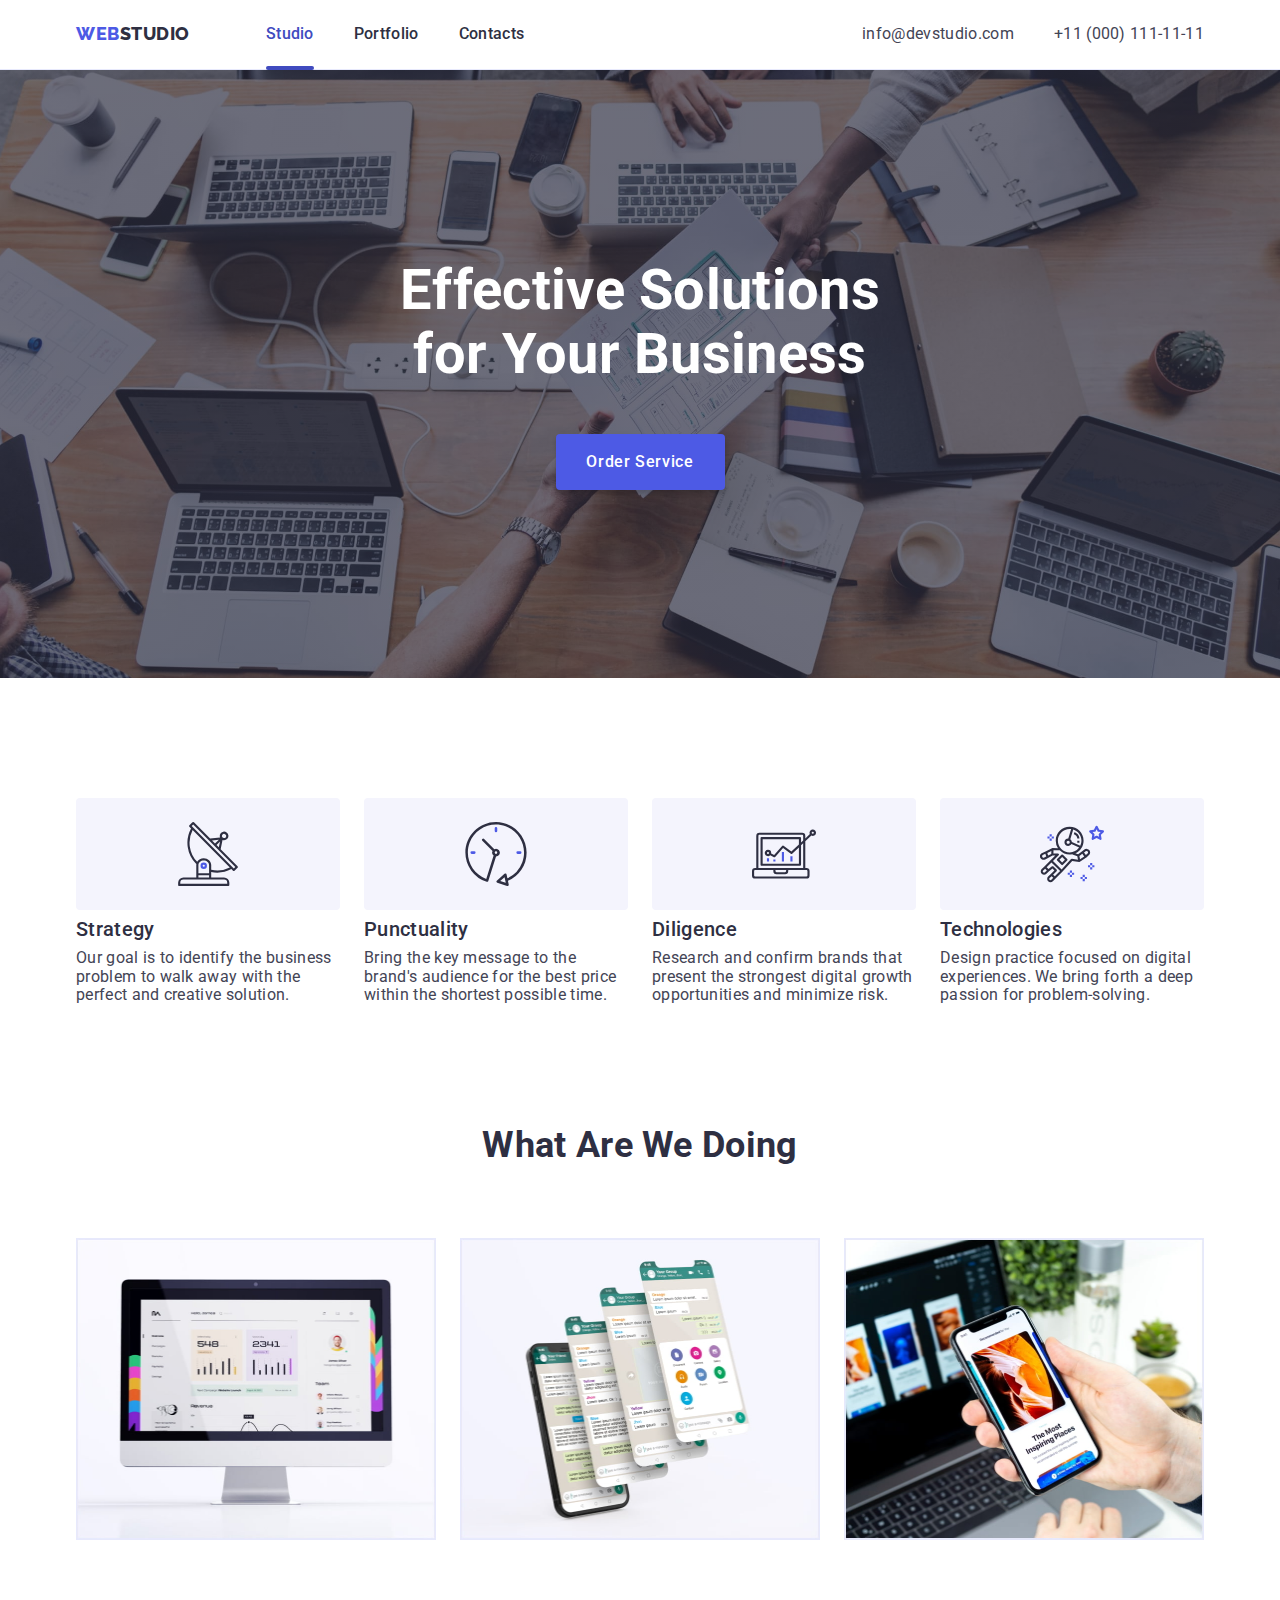
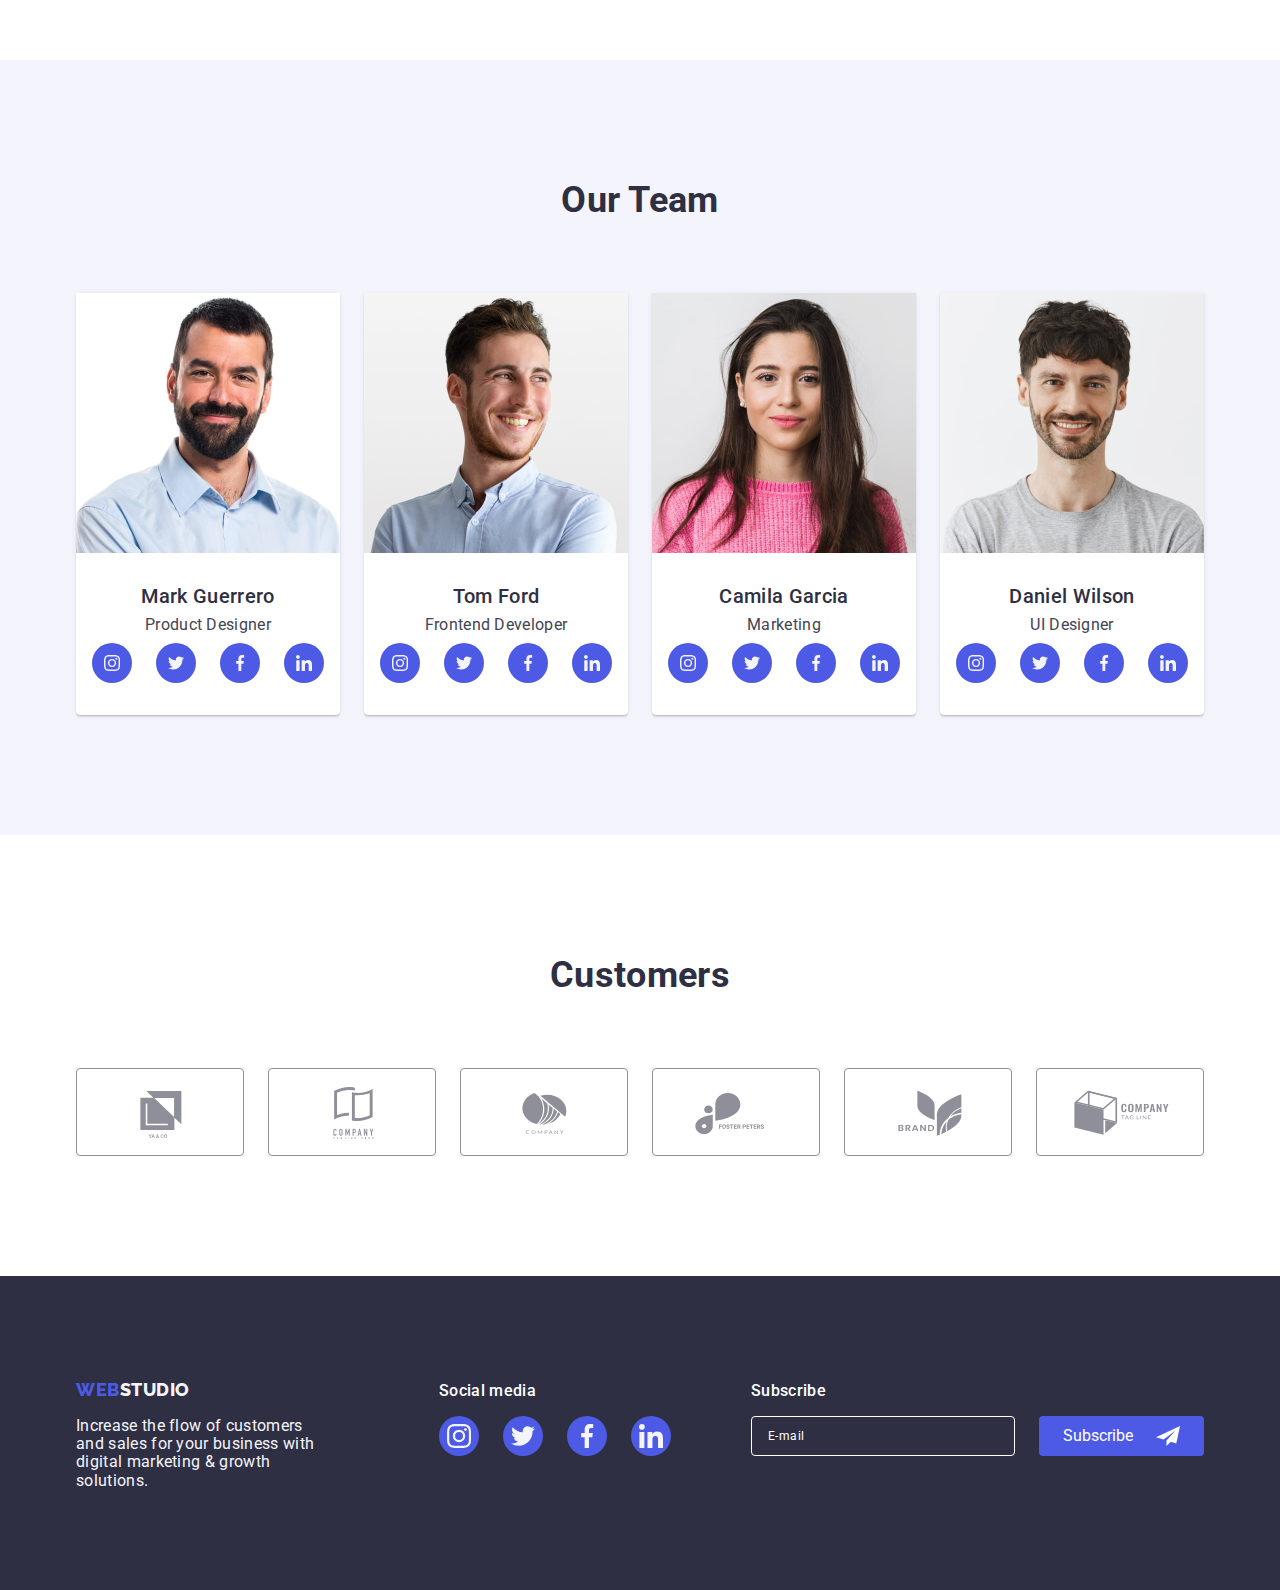
<file: index.html>
<!DOCTYPE html>
<html lang="en">
  <head>
    <meta charset="utf-8" />
    <meta name="description" content="Effective Solutions for Your Business" />
    <link
      rel="stylesheet"
      href="https://cdn.jsdelivr.net/npm/modern-normalize@2.0.0/modern-normalize.min.css"
    />
    <link rel="preconnect" href="https://fonts.googleapis.com" />
    <link rel="preconnect" href="https://fonts.gstatic.com" crossorigin />
    <link
      href="https://fonts.googleapis.com/css2?family=Raleway:wght@800&family=Roboto:wght@400;500;700&display=swap"
      rel="stylesheet"
    />
    <link
      rel="stylesheet"
      href="https://cdn.jsdelivr.net/npm/modern-normalize@2.0.0/modern-normalize.min.css"
    />
    <link
      rel="stylesheet"
      href="https://cdnjs.cloudflare.com/ajax/libs/modern-normalize/2.0.0/modern-normalize.min.css"
      integrity="sha512-4xo8blKMVCiXpTaLzQSLSw3KFOVPWhm/TRtuPVc4WG6kUgjH6J03IBuG7JZPkcWMxJ5huwaBpOpnwYElP/m6wg=="
      crossorigin="anonymous"
      referrerpolicy="no-referrer"
    />
    <link href="./css/styles.css" rel="stylesheet" />
    <title>Home</title>
  </head>

  <body class="body">
    <header class="header">
      <div class="container">
        <a class="logo" href="index.html"
          >WEB<span class="logo-header">STUDIO</span></a
        >

        <nav class="header-nav">
          <ul class="header-list">
            <li class="header-list-item">
              <a class="header-list-link current" href="index.html">Studio</a>
            </li>
            <li class="header-list-item">
              <a class="header-list-link" href="portfolio.html">Portfolio</a>
            </li>
            <li class="header-list-item">
              <a class="header-list-link" href="">Contacts</a>
            </li>
          </ul>
        </nav>

        <address class="header-address">
          <ul class="header-address-list">
            <li class="header-address-item">
              <a class="header-address-link" href="info@devstudio.com"
                >info@devstudio.com</a
              >
            </li>
            <li class="header-address-item">
              <a class="header-address-link" href="tel:+110001111111"
                >+11 (000) 111-11-11</a
              >
            </li>
          </ul>
        </address>
      </div>
    </header>

    <main class="main-index">
      <section class="main-first">
        <div class="container">
          <h1 class="main-first-title">
            Effective Solutions for Your Business
          </h1>
          <button class="main-button-home" type="button" data-modal-open>
            Order Service
          </button>
        </div>
      </section>

      <section class="main-benefits">
        <div class="container">
          <h2 class="visually-hidden">Benefits</h2>
          <ul class="main-benefits-list">
            <li class="main-benefits-item">
              <div class="benefits-icon-wrapper">
                <svg class="benefits-icon" width="64" height="64">
                  <use href="./images/icons.svg#icon-antenna"></use>
                </svg>
              </div>
              <h3 class="main-benefits-point">Strategy</h3>
              <p class="main-benefits-text">
                Our goal is to identify the business problem to walk away with
                the perfect and creative solution.
              </p>
            </li>

            <li class="main-benefits-item">
              <div class="benefits-icon-wrapper">
                <svg class="benefits-icon" width="64" height="64">
                  <use href="./images/icons.svg#icon-clock"></use>
                </svg>
              </div>
              <h3 class="main-benefits-point">Punctuality</h3>
              <p class="main-benefits-text">
                Bring the key message to the brand's audience for the best price
                within the shortest possible time.
              </p>
            </li>

            <li class="main-benefits-item">
              <div class="benefits-icon-wrapper">
                <svg class="benefits-icon" width="64" height="64">
                  <use href="./images/icons.svg#icon-diagram"></use>
                </svg>
              </div>
              <h3 class="main-benefits-point">Diligence</h3>
              <p class="main-benefits-text">
                Research and confirm brands that present the strongest digital
                growth opportunities and minimize risk.
              </p>
            </li>

            <li class="main-benefits-item">
              <div class="benefits-icon-wrapper">
                <svg class="benefits-icon" width="64" height="64">
                  <use href="./images/icons.svg#icon-astronaut"></use>
                </svg>
              </div>
              <h3 class="main-benefits-point">Technologies</h3>
              <p class="main-benefits-text">
                Design practice focused on digital experiences. We bring forth a
                deep passion for problem-solving.
              </p>
            </li>
          </ul>
        </div>
      </section>

      <section class="main-doing">
        <div class="container">
          <h2 class="main-doing-title">What are we doing</h2>

          <ul class="main-doing-list-pic">
            <li class="main-doing-pic-item">
              <img
                class="main-doing-img"
                src="./images/home/desktop.jpg"
                width="360"
                height="300"
                alt="desktop"
              />
            </li>
            <li class="main-doing-pic-item">
              <img
                class="main-doing-img"
                src="./images/home/whatsapp.jpg"
                width="360"
                height="300"
                alt="whatsapp"
              />
            </li>
            <li class="main-doing-pic-item">
              <img
                class="main-doing-img"
                src="./images/home/mobile.jpg"
                width="360"
                height="300"
                alt="mobile"
              />
            </li>
          </ul>
        </div>
      </section>

      <section class="main-team">
        <div class="container">
          <h2 class="main-team-title">Our Team</h2>

          <ul class="main-team-list-pic">
            <li class="main-team-list-pic-item">
              <img
                class="main-team-img"
                src="./images/home/mark.jpg"
                width="264"
                height="260"
                alt="Mark Guerrero"
              />
              <div class="about-person">
                <h3 class="main-team-person">Mark Guerrero</h3>
                <p class="main-team-text">Product Designer</p>

                <ul class="person-icons-list">
                  <li class="person-icons-item">
                    <a class="person-social-icons-link" href=""
                      ><svg class="social-icons" width="16" height="16">
                        <use href="./images/icons.svg#icon-instagram"></use>
                      </svg>
                    </a>
                  </li>
                  <li class="person-icons-item">
                    <a class="person-social-icons-link" href=""
                      ><svg class="social-icons" width="16" height="16">
                        <use href="./images/icons.svg#icon-twitter"></use>
                      </svg>
                    </a>
                  </li>
                  <li class="person-icons-item">
                    <a class="person-social-icons-link" href=""
                      ><svg class="social-icons" width="16" height="16">
                        <use href="./images/icons.svg#icon-facebook"></use>
                      </svg>
                    </a>
                  </li>
                  <li class="person-icons-item">
                    <a class="person-social-icons-link" href=""
                      ><svg class="social-icons" width="16" height="16">
                        <use href="./images/icons.svg#icon-linkedin"></use>
                      </svg>
                    </a>
                  </li>
                </ul>
              </div>
            </li>

            <li class="main-team-list-pic-item">
              <img
                class="main-team-img"
                src="./images/home/tom.jpg"
                width="264"
                height="260"
                alt="Tom Ford"
              />
              <div class="about-person">
                <h3 class="main-team-person">Tom Ford</h3>
                <p class="main-team-text">Frontend Developer</p>

                <ul class="person-icons-list">
                  <li class="person-icons-item">
                    <a class="person-social-icons-link" href=""
                      ><svg class="social-icons" width="16" height="16">
                        <use href="./images/icons.svg#icon-instagram"></use>
                      </svg>
                    </a>
                  </li>
                  <li class="person-icons-item">
                    <a class="person-social-icons-link" href=""
                      ><svg class="social-icons" width="16" height="16">
                        <use href="./images/icons.svg#icon-twitter"></use>
                      </svg>
                    </a>
                  </li>
                  <li class="person-icons-item">
                    <a class="person-social-icons-link" href="">
                      <svg class="social-icons" width="16" height="16">
                        <use href="./images/icons.svg#icon-facebook"></use>
                      </svg>
                    </a>
                  </li>
                  <li class="person-icons-item">
                    <a class="person-social-icons-link" href=""
                      ><svg class="social-icons" width="16" height="16">
                        <use href="./images/icons.svg#icon-linkedin"></use>
                      </svg>
                    </a>
                  </li>
                </ul>
              </div>
            </li>

            <li class="main-team-list-pic-item">
              <img
                class="main-team-img"
                src="./images/home/camila.jpg"
                width="264"
                height="260"
                alt="Camila Garcia"
              />
              <div class="about-person">
                <h3 class="main-team-person">Camila Garcia</h3>
                <p class="main-team-text">Marketing</p>

                <ul class="person-icons-list">
                  <li class="person-icons-item">
                    <a class="person-social-icons-link" href=""
                      ><svg class="social-icons" width="16" height="16">
                        <use href="./images/icons.svg#icon-instagram"></use>
                      </svg>
                    </a>
                  </li>
                  <li class="person-icons-item">
                    <a class="person-social-icons-link" href=""
                      ><svg class="social-icons" width="16" height="16">
                        <use href="./images/icons.svg#icon-twitter"></use>
                      </svg>
                    </a>
                  </li>
                  <li class="person-icons-item">
                    <a class="person-social-icons-link" href=""
                      ><svg class="social-icons" width="16" height="16">
                        <use href="./images/icons.svg#icon-facebook"></use>
                      </svg>
                    </a>
                  </li>
                  <li class="person-icons-item">
                    <a class="person-social-icons-link" href=""
                      ><svg class="social-icons" width="16" height="16">
                        <use href="./images/icons.svg#icon-linkedin"></use>
                      </svg>
                    </a>
                  </li>
                </ul>
              </div>
            </li>

            <li class="main-team-list-pic-item">
              <img
                class="main-team-img"
                src="./images/home/daniel.jpg"
                width="264"
                height="260"
                alt="Daniel Wilson"
              />
              <div class="about-person">
                <h3 class="main-team-person">Daniel Wilson</h3>
                <p class="main-team-text">UI Designer</p>

                <ul class="person-icons-list">
                  <li class="person-icons-item">
                    <a class="person-social-icons-link" href=""
                      ><svg class="social-icons" width="16" height="16">
                        <use href="./images/icons.svg#icon-instagram"></use>
                      </svg>
                    </a>
                  </li>
                  <li class="person-icons-item">
                    <a class="person-social-icons-link" href=""
                      ><svg class="social-icons" width="16" height="16">
                        <use href="./images/icons.svg#icon-twitter"></use>
                      </svg>
                    </a>
                  </li>
                  <li class="person-icons-item">
                    <a class="person-social-icons-link" href=""
                      ><svg class="social-icons" width="16" height="16">
                        <use href="./images/icons.svg#icon-facebook"></use>
                      </svg>
                    </a>
                  </li>
                  <li class="person-icons-item">
                    <a class="person-social-icons-link" href=""
                      ><svg class="social-icons" width="16" height="16">
                        <use href="./images/icons.svg#icon-linkedin"></use>
                      </svg>
                    </a>
                  </li>
                </ul>
              </div>
            </li>
          </ul>
        </div>
      </section>
      <section class="main-customers">
        <div class="container">
          <h2 class="main-customers-title">Customers</h2>
          <ul class="main-customers-list">
            <li class="main-customers-items">
              <a class="customers-link" href="">
                <svg class="social-icons-customers" width="104" height="56">
                  <use href="./images/icons.svg#icon-Logo1"></use>
                </svg>
              </a>
            </li>
            <li class="main-customers-items">
              <a class="customers-link" href="">
                <svg class="social-icons-customers" width="104" height="56">
                  <use href="./images/icons.svg#icon-Logo2"></use>
                </svg>
              </a>
            </li>
            <li class="main-customers-items">
              <a class="customers-link" href="">
                <svg class="social-icons-customers" width="104" height="56">
                  <use href="./images/icons.svg#icon-Logo3"></use>
                </svg>
              </a>
            </li>
            <li class="main-customers-items">
              <a class="customers-link" href="">
                <svg class="social-icons-customers" width="104" height="56">
                  <use href="./images/icons.svg#icon-Logo4"></use>
                </svg>
              </a>
            </li>
            <li class="main-customers-items">
              <a class="customers-link" href="">
                <svg class="social-icons-customers" width="104" height="56">
                  <use href="./images/icons.svg#icon-Logo5"></use>
                </svg>
              </a>
            </li>
            <li class="main-customers-items">
              <a class="customers-link" href=""
                ><svg class="social-icons-customers" width="104" height="56">
                  <use href="./images/icons.svg#icon-Logo6"></use>
                </svg>
              </a>
            </li>
          </ul>
        </div>
      </section>
    </main>

    <footer class="footer">
      <div class="container">
        <div class="footer-text-logo">
          <a class="logo" href="index.html"
            >WEB<span class="logo-footer">STUDIO</span></a
          >
          <p class="footer-text">
            Increase the flow of customers and sales for your business with
            digital marketing & growth solutions.
          </p>
        </div>

        <div class="footer-text-icons">
          <p class="footer-text-icon">Social media</p>
          <ul class="footer-icons-list">
            <li class="footer-icons-item">
              <a class="footer-social-icons-link" href="">
                <svg class="social-icons" width="24" height="24">
                  <use href="./images/icons.svg#icon-instagram"></use>
                </svg>
              </a>
            </li>
            <li class="footer-icons-item">
              <a class="footer-social-icons-link" href="">
                <svg class="social-icons" width="24" height="24">
                  <use href="./images/icons.svg#icon-twitter"></use>
                </svg>
              </a>
            </li>
            <li class="footer-icons-item">
              <a class="footer-social-icons-link" href="">
                <svg class="social-icons" width="24" height="24">
                  <use href="./images/icons.svg#icon-facebook"></use>
                </svg>
              </a>
            </li>
            <li class="footer-icons-item">
              <a class="footer-social-icons-link" href="">
                <svg class="social-icons" width="24" height="24">
                  <use href="./images/icons.svg#icon-linkedin"></use>
                </svg>
              </a>
            </li>
          </ul>
        </div>
        <form class="footer-subscribe" name="subscribe" autocomplete="on">
          <div class="footer-subscribe-text-input">
            <label class="footer-subscribe-label" for="user_email_subscribe"
              >Subscribe</label
            >
            <input
              class="footer-subscribe-string"
              type="email"
              name="user_email_subscribe"
              placeholder="E-mail"
            />
          </div>
          <button class="footer-subscribe-btn" type="submit">
            Subscribe<svg
              class="footer-subscribe-btn-icon"
              width="24"
              height="24"
            >
              <use href="./images/icons.svg#icon-paper-plane"></use>
            </svg>
          </button>
        </form>
      </div>
    </footer>
    <div class="backdrop is-hidden" data-modal>
      <div class="modal">
        <button class="modal-btn" type="button" data-modal-close>
          <svg class="modal-btn-icon" width="8" height="8">
            <use href="./images/icons.svg#icon-close-btn"></use>
          </svg>
        </button>
        <div class="modal-review-block">
          <p class="modal-cta">Leave your contacts and we will call you back</p>
          <form class="modal-review-form" name="review" autocomplete="on">
            <div class="review-form-wrapper">
              <label class="review-form-label" for="user_name">Name</label>
              <div class="review-form-field">
                <input
                  class="review-form-input"
                  type="text"
                  name="user_name"
                  id="user_name"
                  placeholder="&nbsp;"
                  minlength="3"
                  required
                />
                <svg class="review-icon" width="18" height="24">
                  <use href="./images/icons.svg#icon-person"></use>
                </svg>
              </div>
            </div>
            <div class="review-form-wrapper">
              <label class="review-form-label" for="user_phone">Phone</label>
              <div class="review-form-field">
                <input
                  class="review-form-input"
                  type="tel"
                  name="user_phone"
                  id="user_phone"
                  minlength="10"
                  maxlength="12"
                  pattern="[0-9]+"
                />
                <svg class="review-icon" width="18" height="24">
                  <use href="./images/icons.svg#icon-phone"></use>
                </svg>
              </div>
            </div>
            <div class="review-form-wrapper">
              <label class="review-form-label" for="user_email">Email</label>
              <div class="review-form-field">
                <input
                  class="review-form-input"
                  type="email"
                  name="user_email"
                  id="user_email"
                  required
                  pattern="[a-zA-Z\S]+@[a-zA-Z\S]+\.[a-z]{2,3}$"
                  title="Email must contain domen"
                />
                <svg class="review-icon" width="18" height="24">
                  <use href="./images/icons.svg#icon-email"></use>
                </svg>
              </div>
            </div>

            <div class="review-form-wrapper">
              <label class="review-form-label" for="user_msg">Comment</label>
              <textarea
                class="review-form-message"
                name="user_msg"
                id="user_msg"
                rows="4"
                placeholder="Text input"
                minlength="10"
              ></textarea>
            </div>

            <div class="review-form-agreement">
              <input
                class="visually-hidden"
                type="checkbox"
                name="user_agreement"
                id="user_agreement"
                value="false"
                required
              />
              <label class="review-form-agreement-desc" for="user_agreement">
                <span class="review-form-checkbox">
                  <svg class="review-form-checkbox-icon" width="10" height="8">
                    <use href="./images/icons.svg#icon-tick"></use>
                  </svg>
                </span>
                I accept the terms and conditions of the
                <a
                  class="review-form-agreement-link"
                  href="#"
                  target="_blank"
                  rel="noopener noreferrer"
                >
                  Privacy Policy
                </a>
              </label>
            </div>
            <button class="main-button-home" type="submit">Send</button>
          </form>
        </div>
      </div>
    </div>
    <script src="./js/modal.js"></script>
  </body>
</html>
</file>
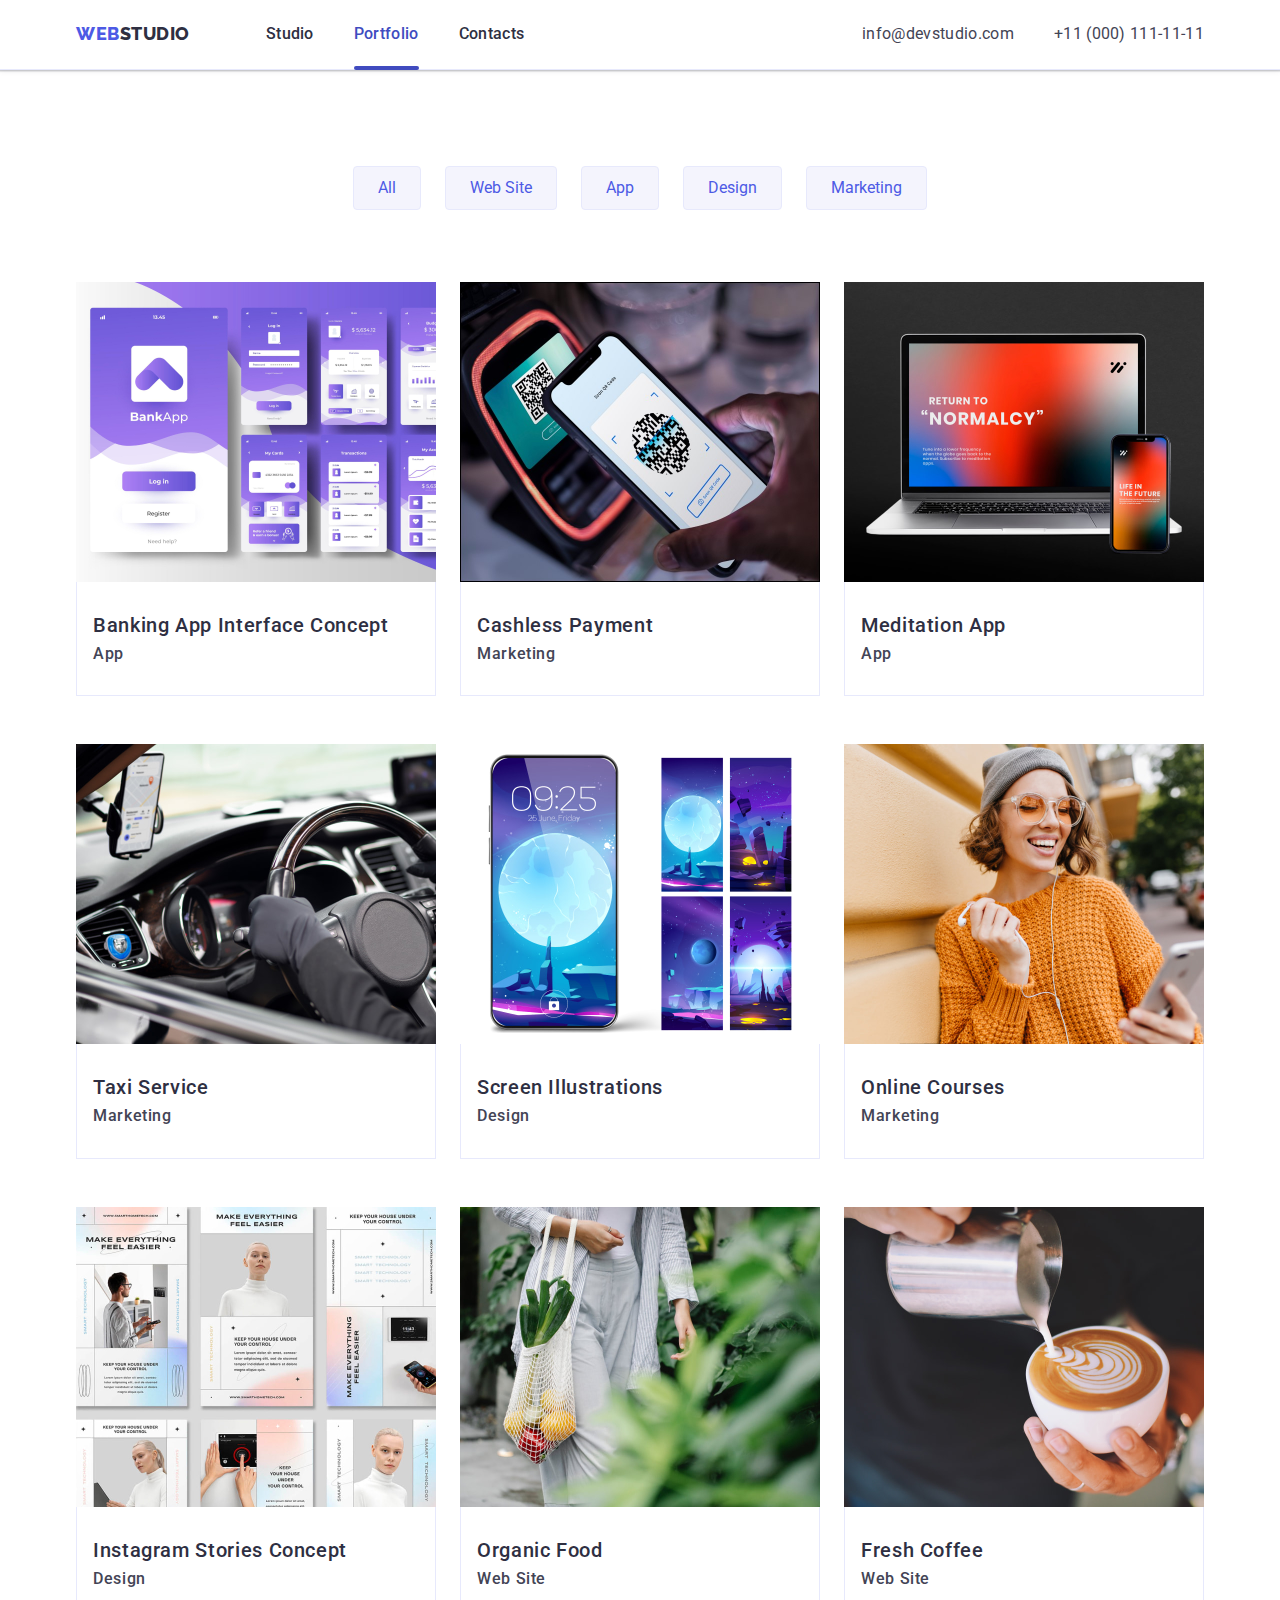
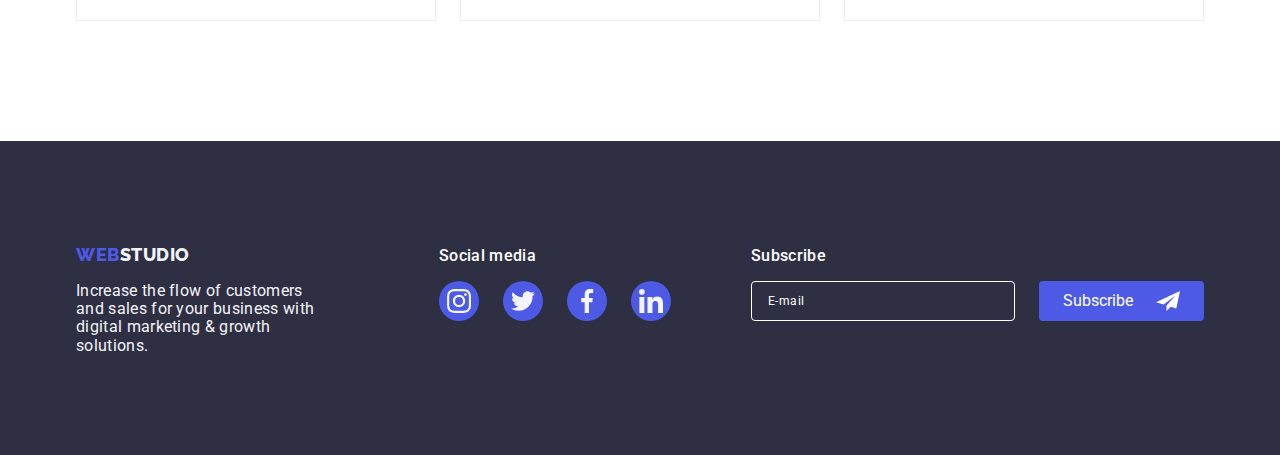
<file: portfolio.html>
<!DOCTYPE html>
<html lang="en">
  <head>
    <meta charset="utf-8" />
    <meta name="description" content="Portfolio" />
    <link
      rel="stylesheet"
      href="https://cdn.jsdelivr.net/npm/modern-normalize@2.0.0/modern-normalize.min.css"
    />
    <link rel="preconnect" href="https://fonts.googleapis.com" />
    <link rel="preconnect" href="https://fonts.gstatic.com" crossorigin />
    <link
      href="https://fonts.googleapis.com/css2?family=Raleway:wght@800&family=Roboto:wght@400;500;700&display=swap"
      rel="stylesheet"
    />
    <link
      rel="stylesheet"
      href="https://cdnjs.cloudflare.com/ajax/libs/modern-normalize/2.0.0/modern-normalize.min.css"
      integrity="sha512-4xo8blKMVCiXpTaLzQSLSw3KFOVPWhm/TRtuPVc4WG6kUgjH6J03IBuG7JZPkcWMxJ5huwaBpOpnwYElP/m6wg=="
      crossorigin="anonymous"
      referrerpolicy="no-referrer"
    />
    <link href="./css/styles.css" rel="stylesheet" />
    <title>Portfolio</title>
  </head>

  <body class="body">
    <header class="header">
      <div class="container">
        <a class="logo" href="index.html"
          >WEB<span class="logo-header">STUDIO</span></a
        >

        <nav class="header-nav">
          <ul class="header-list">
            <li class="header-list-item">
              <a class="header-list-link" href="index.html">Studio</a>
            </li>
            <li class="header-list-item">
              <a class="header-list-link current" href="portfolio.html"
                >Portfolio</a
              >
            </li>
            <li class="header-list-item">
              <a class="header-list-link" href="">Contacts</a>
            </li>
          </ul>
        </nav>

        <address class="header-address">
          <ul class="header-address-list">
            <li class="header-address-item">
              <a class="header-address-link" href="info@devstudio.com"
                >info@devstudio.com</a
              >
            </li>
            <li class="header-address-item">
              <a class="header-address-link" href="tel:+110001111111"
                >+11 (000) 111-11-11</a
              >
            </li>
          </ul>
        </address>
      </div>
    </header>

    <main class="main-portfolio">
      <section class="main-section-button">
        <div class="container">
          <h2 class="visually-hidden">Portfolio list</h2>
          <ul class="main-switcher-portfolio">
            <li>
              <button class="main-button-portfolio" type="button">All</button>
            </li>
            <li>
              <button class="main-button-portfolio" type="button">
                Web Site
              </button>
            </li>
            <li>
              <button class="main-button-portfolio" type="button">App</button>
            </li>
            <li>
              <button class="main-button-portfolio" type="button">
                Design
              </button>
            </li>
            <li>
              <button class="main-button-portfolio" type="button">
                Marketing
              </button>
            </li>
          </ul>

          <ul class="main-list-pic">
            <li class="main-list-pic-item">
              <a class="main-list-pic-link" href="">
                <div class="overlay-bestsellers">
                  <img
                    class="main-list-pic-img"
                    src="./images/portfolio/ProjectCard1.jpg"
                    alt="Project Card 1"
                    width="360"
                    height="300"
                  />
                  <p class="overlay">
                    Lorem ipsum dolor sit amet consectetur adipisicing elit.
                    Blanditiis nam excepturi praesentium tenetur, et commodi
                    velit est aut quo. Eaque.
                  </p>
                </div>
                <div class="description">
                  <h2 class="main-list-pic-title">
                    Banking App Interface Concept
                  </h2>
                  <p class="main-list-pic-text">App</p>
                </div>
              </a>
            </li>
            <li class="main-list-pic-item">
              <a class="main-list-pic-link" href="">
                <div class="overlay-bestsellers">
                  <img
                    class="main-list-pic-img"
                    src="./images/portfolio/ProjectCard2.jpg"
                    alt="Project Card 2"
                    width="360"
                    height="300"
                  />
                  <p class="overlay">
                    14 Stylish and User-Friendly App Design Concepts · Task
                    Manager App · Calorie Tracker App · Exotic Fruit Ecommerce
                    App · Cloud Storage App
                  </p>
                </div>
                <div class="description">
                  <h2 class="main-list-pic-title">Cashless Payment</h2>
                  <p class="main-list-pic-text">Marketing</p>
                </div></a
              >
            </li>
            <li class="main-list-pic-item">
              <a class="main-list-pic-link" href="">
                <div class="overlay-bestsellers">
                  <img
                    class="main-list-pic-img"
                    src="./images/portfolio/ProjectCard3.jpg"
                    alt="Project Card 3"
                    width="360"
                    height="300"
                  />
                  <p class="overlay">
                    Lorem ipsum dolor sit amet consectetur adipisicing elit.
                    Blanditiis nam excepturi praesentium tenetur, et commodi
                    velit est aut quo. Eaque.
                  </p>
                </div>
                <div class="description">
                  <h2 class="main-list-pic-title">Meditation App</h2>
                  <p class="main-list-pic-text">App</p>
                </div></a
              >
            </li>
            <li class="main-list-pic-item">
              <a class="main-list-pic-link" href="">
                <div class="overlay-bestsellers">
                  <img
                    class="main-list-pic-img"
                    src="./images/portfolio/ProjectCard4.jpg"
                    alt="Project Card 4"
                    width="360"
                    height="300"
                  />
                  <p class="overlay">
                    Lorem ipsum dolor sit amet consectetur adipisicing elit.
                    Blanditiis nam excepturi praesentium tenetur, et commodi
                    velit est aut quo. Eaque.
                  </p>
                </div>
                <div class="description">
                  <h2 class="main-list-pic-title">Taxi Service</h2>
                  <p class="main-list-pic-text">Marketing</p>
                </div></a
              >
            </li>
            <li class="main-list-pic-item">
              <a class="main-list-pic-link" href="">
                <div class="overlay-bestsellers">
                  <img
                    class="main-list-pic-img"
                    src="./images/portfolio/ProjectCard5.jpg"
                    alt="Project Card 5"
                    width="360"
                    height="300"
                  />
                  <p class="overlay">
                    Lorem ipsum dolor sit amet consectetur adipisicing elit.
                    Blanditiis nam excepturi praesentium tenetur, et commodi
                    velit est aut quo. Eaque.
                  </p>
                </div>
                <div class="description">
                  <h2 class="main-list-pic-title">Screen Illustrations</h2>
                  <p class="main-list-pic-text">Design</p>
                </div></a
              >
            </li>
            <li class="main-list-pic-item">
              <a class="main-list-pic-link" href="">
                <div class="overlay-bestsellers">
                  <img
                    class="main-list-pic-img"
                    src="./images/portfolio/ProjectCard6.jpg"
                    alt="Project Card 6"
                    width="360"
                    height="300"
                  />
                  <p class="overlay">
                    Lorem ipsum dolor sit amet consectetur adipisicing elit.
                    Blanditiis nam excepturi praesentium tenetur, et commodi
                    velit est aut quo. Eaque.
                  </p>
                </div>
                <div class="description">
                  <h2 class="main-list-pic-title">Online Courses</h2>
                  <p class="main-list-pic-text">Marketing</p>
                </div></a
              >
            </li>
            <li class="main-list-pic-item">
              <a class="main-list-pic-link" href="">
                <div class="overlay-bestsellers">
                  <img
                    class="main-list-pic-img"
                    src="./images/portfolio/ProjectCard7.jpg"
                    alt="Project Card 7"
                    width="360"
                    height="300"
                  />
                  <p class="overlay">
                    Lorem ipsum dolor sit amet consectetur adipisicing elit.
                    Blanditiis nam excepturi praesentium tenetur, et commodi
                    velit est aut quo. Eaque.
                  </p>
                </div>
                <div class="description">
                  <h2 class="main-list-pic-title">Instagram Stories Concept</h2>
                  <p class="main-list-pic-text">Design</p>
                </div>
              </a>
            </li>
            <li class="main-list-pic-item">
              <a class="main-list-pic-link" href="">
                <div class="overlay-bestsellers">
                  <img
                    class="main-list-pic-img"
                    src="./images/portfolio/ProjectCard8.jpg"
                    alt="Project Card 8"
                    width="360"
                    height="300"
                  />
                  <p class="overlay">
                    Lorem ipsum dolor sit amet consectetur adipisicing elit.
                    Blanditiis nam excepturi praesentium tenetur, et commodi
                    velit est aut quo. Eaque.
                  </p>
                </div>
                <div class="description">
                  <h2 class="main-list-pic-title">Organic Food</h2>
                  <p class="main-list-pic-text">Web Site</p>
                </div>
              </a>
            </li>
            <li class="main-list-pic-item">
              <a class="main-list-pic-link" href="">
                <div class="overlay-bestsellers">
                  <img
                    class="main-list-pic-img"
                    src="./images/portfolio/ProjectCard9.jpg"
                    alt="Project Card 9"
                    width="360"
                    height="300"
                  />
                  <p class="overlay">
                    Lorem ipsum dolor sit amet consectetur adipisicing elit.
                    Blanditiis nam excepturi praesentium tenetur, et commodi
                    velit est aut quo. Eaque.
                  </p>
                </div>
                <div class="description">
                  <h2 class="main-list-pic-title">Fresh Coffee</h2>
                  <p class="main-list-pic-text">Web Site</p>
                </div>
              </a>
            </li>
          </ul>
        </div>
      </section>
    </main>

    <footer class="footer">
      <div class="container">
        <div class="footer-text-logo">
          <a class="logo" href="index.html"
            >WEB<span class="logo-footer">STUDIO</span></a
          >
          <p class="footer-text">
            Increase the flow of customers and sales for your business with
            digital marketing & growth solutions.
          </p>
        </div>

        <div class="footer-text-icons">
          <p class="footer-text-icon">Social media</p>
          <ul class="footer-icons-list">
            <li class="footer-icons-item">
              <a class="footer-social-icons-link" href="">
                <svg class="social-icons" width="24" height="24">
                  <use href="./images/icons.svg#icon-instagram"></use>
                </svg>
              </a>
            </li>
            <li class="footer-icons-item">
              <a class="footer-social-icons-link" href="">
                <svg class="social-icons" width="24" height="24">
                  <use href="./images/icons.svg#icon-twitter"></use>
                </svg>
              </a>
            </li>
            <li class="footer-icons-item">
              <a class="footer-social-icons-link" href="">
                <svg class="social-icons" width="24" height="24">
                  <use href="./images/icons.svg#icon-facebook"></use>
                </svg>
              </a>
            </li>
            <li class="footer-icons-item">
              <a class="footer-social-icons-link" href="">
                <svg class="social-icons" width="24" height="24">
                  <use href="./images/icons.svg#icon-linkedin"></use>
                </svg>
              </a>
            </li>
          </ul>
        </div>
        <div class="footer-subscribe">
          <div class="footer-subscribe-text-input">
            <label class="footer-subscribe-label" for="user_email_subscribe"
              >Subscribe</label
            >
            <input
              class="footer-subscribe-string"
              type="email"
              name="user_email_subscribe"
              placeholder="E-mail"
            />
          </div>
          <button class="footer-subscribe-btn" type="submit">
            Subscribe<svg
              class="footer-subscribe-btn-icon"
              width="24"
              height="24"
            >
              <use href="./images/icons.svg#icon-paper-plane"></use>
            </svg>
          </button>
        </div>
      </div>
    </footer>
  </body>
</html>
</file>
<file: css/styles.css>
:root {
  --font-family: 'Roboto', sans-serif;
  --second-family: 'Raleway', sans-serif;
  --iris: #4d5ae5;
  --ocean: #404bbf;
  --navy-blue: #2e2f42;
  --slate: #434455;
  --cloud: #f4f4fd;
  --white: #fff;
  --cornflower: #e7e9fc;
  --grey: rgba(46, 47, 66, 0.7);
  --light-slate: #8e8f99;
  --navy-blue-modal: rgba(46, 47, 66, 0.4);
  --dairy: #fcfcfc;
  --green: #31d0aa;
  --trst: 250ms cubic-bezier(0.4, 0, 0.2, 1);
}
h1,
h2,
h3,
h4,
h5,
h6,
p {
  margin: 0;
}

/* general */
.body {
  font-family: 'Roboto', sans-serif;
  font-family: var(--font-family);
  font-size: 16px;
  letter-spacing: 0.02em;
  color: var(--navy-blue);
  background-color: var(--white);
}

a {
  color: currentColor;
  text-decoration: none;
}

ul,
ol {
  list-style-type: none;
  margin: 0;
  padding: 0;
}

button {
  cursor: pointer;
  padding: 0;
}

img {
  display: block;
  width: 100%;
}

.visually-hidden {
  position: absolute;
  width: 1px;
  height: 1px;
  margin: -1px;
  border: 0;
  padding: 0;
  white-space: nowrap;
  clip: rect(0 0 0 0);
  clip-path: inset(50%);
  overflow: hidden;
}

.container {
  max-width: 1158px;
  padding: 0 15px;
  margin: 0 auto;
}

textarea {
  resize: none;
  width: 100%;
}

/* header and footer */
.header {
  border-bottom: 1px solid var(--cornflower);
  padding: 24px 0;
  box-shadow: 0 1px 6px 0 rgba(46, 47, 66, 0.08),
    0 1px 1px 0 rgba(46, 47, 66, 0.16), 0 2px 1px 0 rgba(46, 47, 66, 0.08);
  background: var(--white);
}
.header .container {
  display: flex;
  align-items: center;
}
.logo {
  font-family: var(--second-family);
  font-weight: 800;
  font-size: 18px;
  letter-spacing: 0.03em;
  text-transform: uppercase;
  color: var(--iris);
}
.logo-header {
  color: var(--navy-blue);
}
.header .logo {
  margin-right: 76px;
}
.header-nav {
  margin-right: auto;
}
.header-list {
  display: flex;
  gap: 40px;
}
.header-list-link {
  font-weight: 500;
  position: relative;
  padding: 28px 0;
}
.header-list-link:hover,
.header-list-link:focus {
  color: var(--ocean);
  transition: var(--trst, ease);
  transition-property: color;
}
.header-list-link::after {
  content: '';
  display: block;
  border-radius: 2px;
  width: 100%;
  height: 4px;
  background-color: transparent;
  position: absolute;
  bottom: 1px;
  left: 0;
}
.header-list-link.current {
  color: var(--ocean);
}
.header-list-link.current::after {
  background-color: var(--ocean);
}
.header-address-list {
  display: flex;
  gap: 40px;
}
.header-address-item {
  flex-shrink: 0;
}
.header-address-link {
  color: var(--slate);
  font-style: normal;
}
.header-address-link:hover,
.header-address-link:focus {
  color: var(--ocean);
  transition-property: color;
  transition: var(--trst, ease);
}
.footer {
  background-color: var(--navy-blue);
  padding: 100px 0;
}
.footer .container {
  display: flex;
  align-items: baseline;
}
.logo-footer {
  color: var(--cloud);
}
.footer .logo {
  display: inline-flex;
  margin-bottom: 16px;
}
.footer-text-logo {
  margin-right: 120px;
}
.footer-text {
  color: var(--cloud);
  max-width: 264px;
}
.footer-text-icons {
  margin-right: 80px;
}
.footer-text-icon {
  font-weight: 500;
  color: var(--white);
  margin-bottom: 16px;
}
.footer-icons-list {
  display: flex;
  gap: 24px;
}
.footer-icons-item {
  width: 40px;
  height: 40px;
}
.footer-social-icons-link {
  fill: var(--cloud);
  display: flex;
  justify-content: center;
  align-items: center;
  background-color: var(--iris);
  border-radius: 50%;
  width: 100%;
  height: 100%;
}
.footer-social-icons-link:hover,
.footer-social-icons-link:focus {
  background-color: var(--green);
  transition: var(--trst, ease);
  transition-property: background-color;
}
.footer-subscribe {
  display: flex;
  justify-content: space-between;
  width: 453px;
  height: 80px;
  align-items: flex-end;
}
.footer-subscribe-text-input {
  display: flex;
  align-items: flex-start;
  flex-direction: column;
  margin-right: 24px;
}
.footer-subscribe-label {
  font-weight: 500;
  color: var(--white);
  margin-bottom: 16px;
}
.footer-subscribe-string {
  width: 264px;
  height: 40px;
  padding: 8px 16px;
  font-size: 12px;
  letter-spacing: 0.04em;
  color: var(--white);
  border-radius: 4px;
  border: 1px solid var(--white);
  outline: transparent;
  background-color: transparent;
}
.footer-subscribe-string:hover,
.footer-subscribe-string:focus {
  border: 1px solid var(--iris);
}
.footer-subscribe-string::placeholder {
  color: var(--white);
}
.footer-subscribe-btn {
  display: inline-flex;
  padding: 8px 24px;
  border: none;
  color: var(--white);
  cursor: pointer;
  border-radius: 4px;
  width: 165px;
  height: 40px;
  background-color: var(--iris);
  fill: currentColor;
  display: flex;
  align-items: center;
  justify-content: space-between;
}
.footer-subscribe-btn:hover,
.footer-subscribe-btn:focus {
  box-shadow: 0 4px 4px 0 rgba(0, 0, 0, 0.15);
  background: var(--ocean);
}

/* home */
.main-first {
  background-color: var(--navy-blue);
  padding: 188px 0;
  display: flex;
  justify-content: center;
  align-items: center;
  background-image: linear-gradient(var(--grey), var(--grey)),
    url('../images/home/people-office.jpg');
  background-repeat: no-repeat;
  background-position: center;
  background-size: cover;
  max-width: 1440px;
  margin: 0 auto;
}
.main-first-title {
  max-width: 496px;
  font-size: 56px;
  text-align: center;
  color: var(--white);
  margin-bottom: 48px;
}
.main-button-home {
  width: 169px;
  height: 56px;
  display: block;
  margin: 0 auto;
  font-weight: 500;
  letter-spacing: 0.04em;
  color: var(--white);
  background-color: var(--iris);
  border-radius: 4px;
  box-shadow: 0 4px 4px 0 rgba(0, 0, 0, 0.15);
  border: none;
}
.main-button-home:hover,
.main-button-home:focus {
  background-color: var(--ocean);
  transition: var(--trst, ease);
  transition-property: background-color;
}
.main-benefits {
  padding: 120px 0;
}
.main-benefits-list {
  display: flex;
  gap: 24px;
}
.main-benefits-item {
  width: calc((100% - 24px * 3) / 4);
}
.benefits-icon-wrapper {
  display: flex;
  align-items: center;
  justify-content: center;
  background-color: var(--cloud);
  border-radius: 4px;
  width: 264px;
  height: 112px;
  margin-bottom: 8px;
}
.main-benefits-point {
  font-weight: 500;
  font-size: 20px;
  margin-bottom: 8px;
}
.main-benefits-text {
  color: var(--slate);
}
.main-doing {
  padding-bottom: 120px;
}
.main-index h2 {
  font-size: 36px;
  text-transform: capitalize;
  text-align: center;
  margin-bottom: 72px;
}
.main-doing-list-pic {
  display: flex;
  gap: 24px;
  justify-content: center;
}
.main-doing-pic-item {
  border: 1px solid var(--cornflower);
}
.main-team {
  background-color: var(--cloud);
  padding: 120px 0;
}
.main-team-list-pic {
  display: flex;
  gap: 24px;
  text-align: center;
  justify-content: center;
}
.main-team-list-pic-item {
  background-color: var(--white);
  border-radius: 0px 0px 4px 4px;
  box-shadow: 0px 1px 6px 0px rgba(46, 47, 66, 0.08),
    0px 1px 1px 0px rgba(46, 47, 66, 0.16),
    0px 2px 1px 0px rgba(46, 47, 66, 0.08);
}
.about-person {
  padding: 32px 16px;
}
.main-team-person {
  font-weight: 500;
  font-size: 20px;
  margin-bottom: 8px;
}
.main-team-text {
  color: var(--slate);
  margin-bottom: 8px;
}
.person-icons-list {
  display: flex;
  justify-content: center;
  align-items: center;
  gap: 24px;
}
.person-icons-item {
  width: 40px;
  height: 40px;
}
.person-social-icons-link {
  fill: var(--cloud);
  display: flex;
  justify-content: center;
  align-items: center;
  background-color: var(--iris);
  border-radius: 50%;
  width: 100%;
  height: 100%;
}
.person-social-icons-link:hover,
.person-social-icons-link:focus {
  background-color: var(--ocean);
  transition: var(--trst, ease);
  transition-property: background-color;
}
.main-customers {
  padding: 120px 0;
}
.main-customers-list {
  display: flex;
  gap: 24px;
}
.main-customers-items {
  width: 168px;
  height: 88px;
}
.customers-link {
  display: flex;
  justify-content: center;
  align-items: center;
  width: 100%;
  height: 100%;
  border-radius: 4px;
  border: 1px solid var(--light-slate);
  flex-shrink: 0;
  color: var(--light-slate);
}
.customers-link:hover,
.customers-link:focus {
  color: var(--ocean);
  border-color: var(--ocean);
  transition: var(--trst, ease);
  transition-property: color, border-color;
}
.social-icons-customers {
  fill: currentColor;
}

/* portfolio */
.main-section-button {
  font-weight: 500;
  letter-spacing: 0.04em;
  padding: 96px 0 120px;
}
.main-switcher-portfolio {
  display: flex;
  gap: 24px;
  margin-bottom: 72px;
  justify-content: center;
}
.main-button-portfolio {
  color: var(--iris);
  background-color: var(--cloud);
  padding: 12px 24px;
  margin: 0;
  list-style: none;
  border: 1px solid var(--cornflower);
  border-radius: 4px;
  text-align: center;
}
.main-button-portfolio:hover,
.main-button-portfolio:focus {
  color: var(--white);
  background-color: var(--ocean);
  border-color: var(--ocean);
  box-shadow: 0px 3px 1px 0px rgba(0, 0, 0, 0.1),
    0px 2px 1px 0px rgba(0, 0, 0, 0.08), 0px 2px 2px 0px rgba(0, 0, 0, 0.12);
  transition: var(--trst, ease);
  transition-property: color, background-color, border-color, box-shadow;
}
.main-list-pic {
  display: flex;
  flex-wrap: wrap;
  column-gap: 24px;
  row-gap: 48px;
}
.main-list-pic-item {
  width: calc((100% - 24px * 2) / 3);
}
.overlay-bestsellers {
  position: relative;
  overflow: hidden;
}
.overlay {
  color: var(--cloud);
  position: absolute;
  top: 0;
  left: 0;
  width: 100%;
  height: 100%;
  background-color: var(--iris);
  padding-left: 32px;
  padding-right: 32px;
  padding-top: 40px;
  transform: translateY(420px);
  transition: var(--trst, ease);
  transition-property: transform;
}
.main-list-pic-link:hover .overlay,
.main-list-pic-link:focus .overlay {
  transform: translateY(0);
}
.description {
  padding: 32px 16px;
  border: 1px solid var(--cornflower);
  border-top: none;
  background-color: var(--white);
}
.main-list-pic-link:hover .description,
.main-list-pic-link:focus .description {
  box-shadow: 0 2px 1px 0 rgba(46, 47, 66, 0.08),
    0 1px 1px 0 rgba(46, 47, 66, 0.16), 0 1px 6px 0 rgba(46, 47, 66, 0.08);
  background-color: var(--white);
  transition: var(--trst, ease);
  transition-property: box-shadow;
}
.main-list-pic-title {
  font-weight: 500;
  font-size: 20px;
  color: var(--navy-blue);
  margin-bottom: 8px;
}
.main-list-pic-text {
  color: var(--slate);
}

/* modal window */
.backdrop {
  position: fixed;
  inset: 0;
  background-color: var(--navy-blue-modal);
  transition: var(--trst, ease);
  transition-property: opacity, visibility;
  transition-delay: 0ms;
}
.backdrop.is-hidden {
  opacity: 0;
  visibility: hidden;
  pointer-events: none;
  transition-delay: 500ms;
}
.modal {
  display: flex;
  align-items: center;
  justify-content: center;
  flex-direction: column;
  position: absolute;
  top: 50%;
  left: 50%;
  transform: translateX(-50%) translateY(-50%) scale(1);
  width: 408px;
  background-color: var(--white);
  border-radius: 4px;
  transition: var(--trst, ease);
  transition-property: transform, opacity;
  transition-delay: 600ms;
  box-shadow: 0 2px 1px 0 rgba(0, 0, 0, 0.2), 0 1px 3px 0 rgba(0, 0, 0, 0.12),
    0 1px 1px 0 rgba(0, 0, 0, 0.14);
}
.backdrop.is-hidden .modal {
  transform: translateX(-50%) translateY(-50%) scale(0.3);
  opacity: 0;
  transition-delay: 0ms;
}
.modal-btn {
  position: absolute;
  top: 24px;
  right: 24px;
  display: flex;
  justify-content: center;
  align-items: center;
  padding: 0;
  background-color: var(--cornflower);
  width: 24px;
  height: 24px;
  flex-shrink: 0;
  border-radius: 50%;
  border: 1px solid var(--light-slate);
}
.modal-btn:hover,
.modal-btn:focus {
  fill: var(--white);
  background-color: var(--iris);
  border: 1px solid var(--iris);
}
.modal-review-block {
  padding-top: 72px;
  padding-bottom: 24px;
}
.modal-cta {
  width: 360px;
  margin-bottom: 16px;
  font-weight: 500;
  text-align: center;
  color: var(--navy-blue);
}
.review-form-wrapper:not(:first-child) {
  margin-top: 8px;
}
.review-form-label {
  font-size: 12px;
  color: var(--light-slate);
}
.review-form-field {
  position: relative;
  margin-top: 4px;
}
.review-form-input {
  width: 100%;
  height: 40px;
  padding: 11px 4px 11px 38px;
  font-size: 12px;
  letter-spacing: 0.04em;
  color: var(--slate);
  border-radius: 4px;
  border: 1px solid var(--navy-blue-modal);
  outline: transparent;
}
.review-form-input:hover,
.review-form-input:focus {
  border: 1px solid var(--iris);
}
.review-icon {
  position: absolute;
  top: 50%;
  left: 16px;
  transform: translateY(-50%);
  fill: var(--navy-blue);
  pointer-events: none;
}
.review-form-input:focus + .review-icon {
  fill: var(--iris);
}
.review-form-message {
  border-radius: 4px;
  width: 100%;
  height: 120px;
  padding: 8px 16px;
  margin-top: 4px;
  font-size: 12px;
  letter-spacing: 0.04em;
  color: var(--slate);
  border: 1px solid var(--navy-blue-modal);
  outline: transparent;
}
.review-form-message:hover,
.review-form-message:focus {
  border: 1px solid var(--iris);
}
.review-form-message::placeholder {
  color: var(--navy-blue-modal);
}
.review-form-agreement {
  margin-top: 16px;
  margin-bottom: 24px;
}
.review-form-agreement-desc {
  font-size: 12px;
  letter-spacing: 0.04em;
  color: var(--light-slate);
}
.review-form-checkbox {
  display: inline-flex;
  align-items: center;
  justify-content: center;
  width: 16px;
  height: 16px;
  margin-right: 8px;
  border-radius: 2px;
  border: 1px solid var(--navy-blue-modal);
  cursor: pointer;
  transition: var(--trns);
}
input[type='checkbox']:checked
  + .review-form-agreement-desc
  > .review-form-checkbox {
  fill: var(--cloud);
  background-color: var(--ocean);
}
.review-form-checkbox-icon {
  transform: scale(0.25);
  fill: transparent;
  transition: var(--trst);
}
input[type='checkbox']:checked
  + .review-form-agreement-desc
  > .review-form-checkbox
  > .review-form-checkbox-icon {
  fill: rgb(var(--white-cl));
  transform: scale(1);
}
.review-form-agreement-link {
  text-decoration: underline;
  text-decoration-skip-ink: none;
  color: var(--iris);
}
</file>
